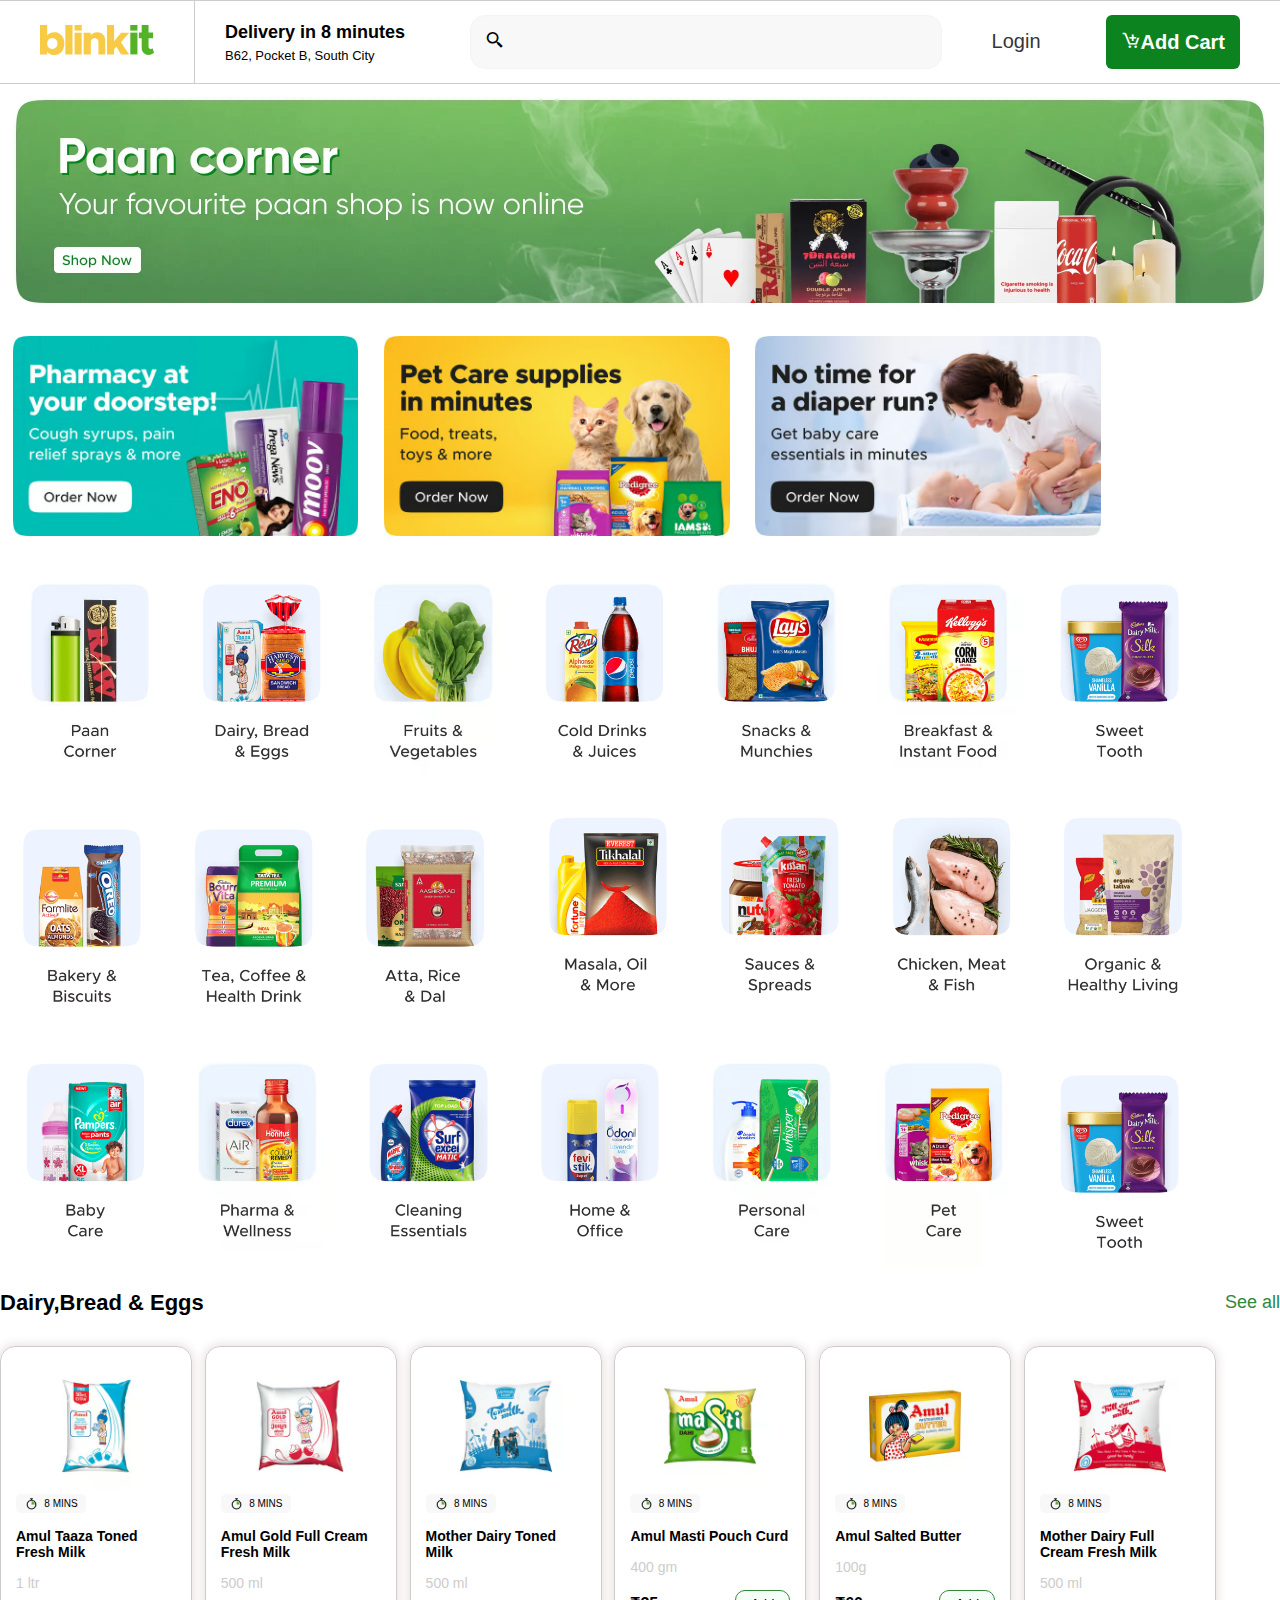
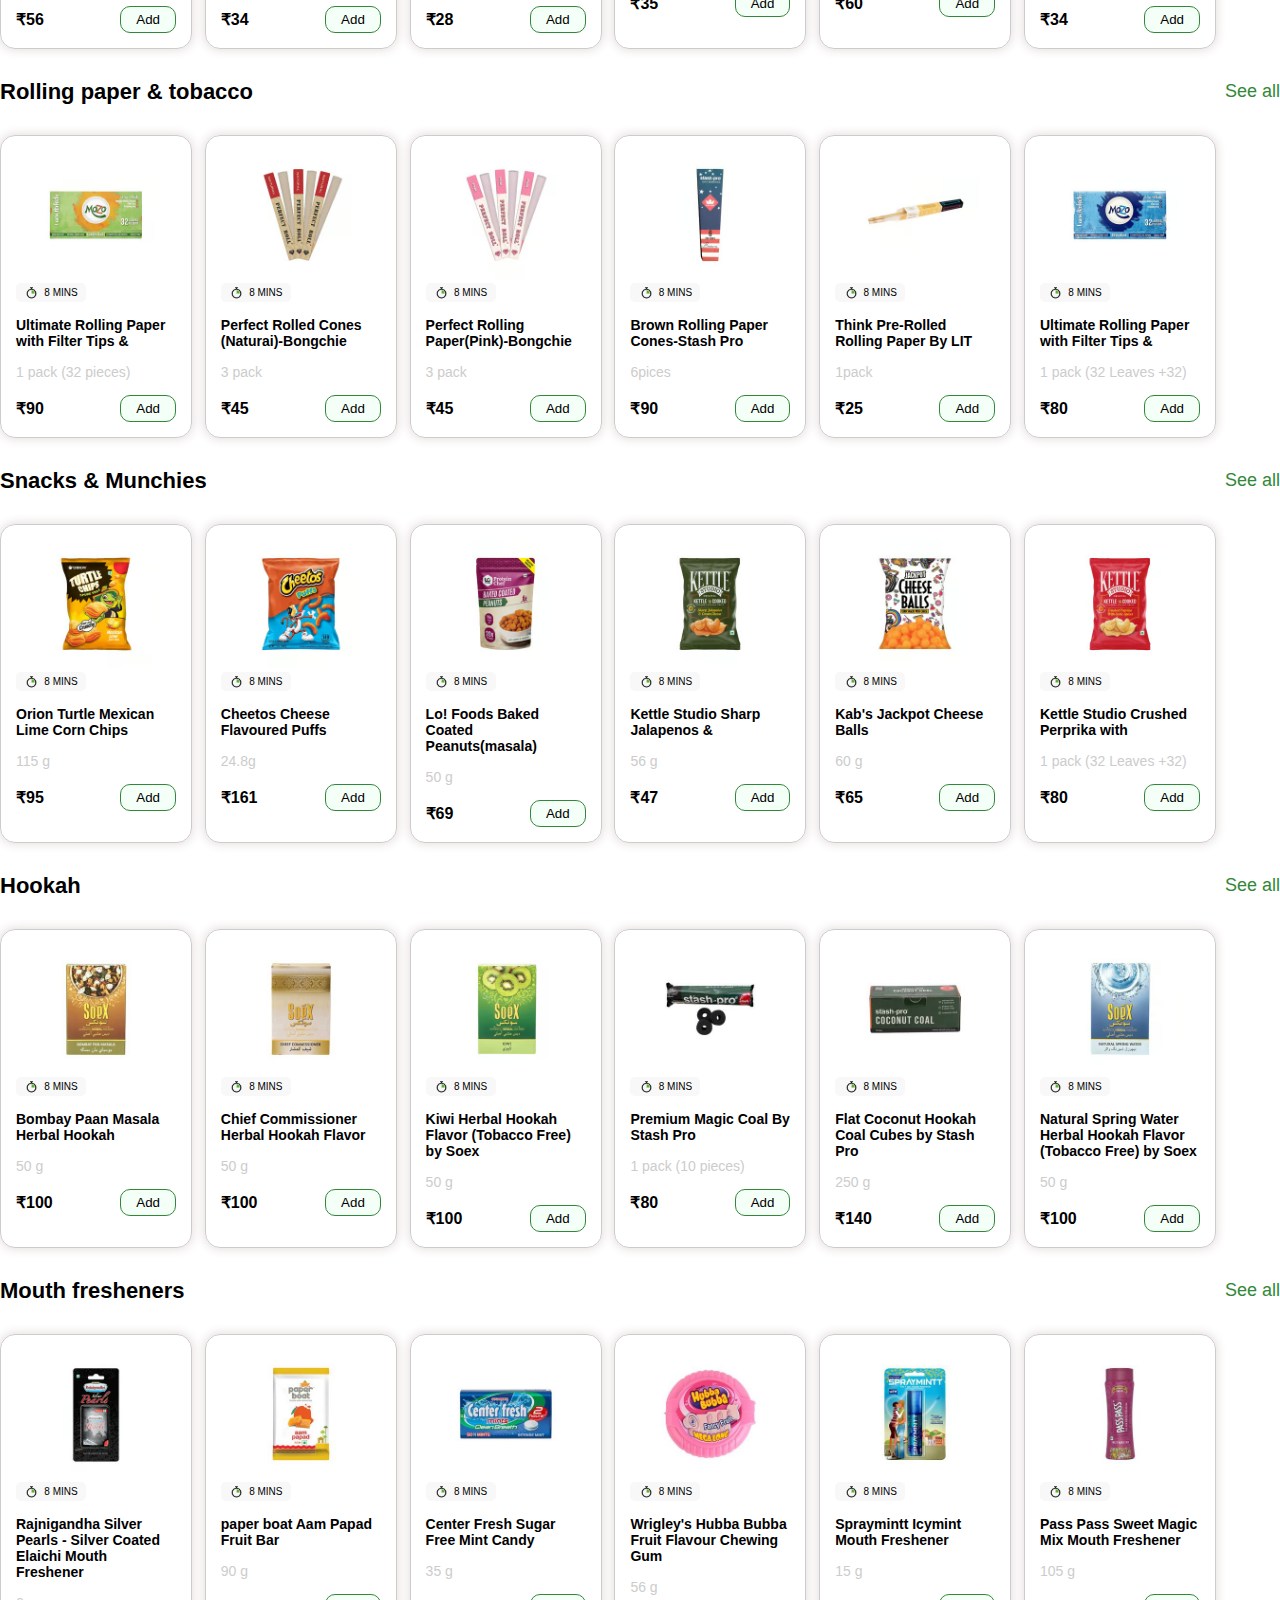
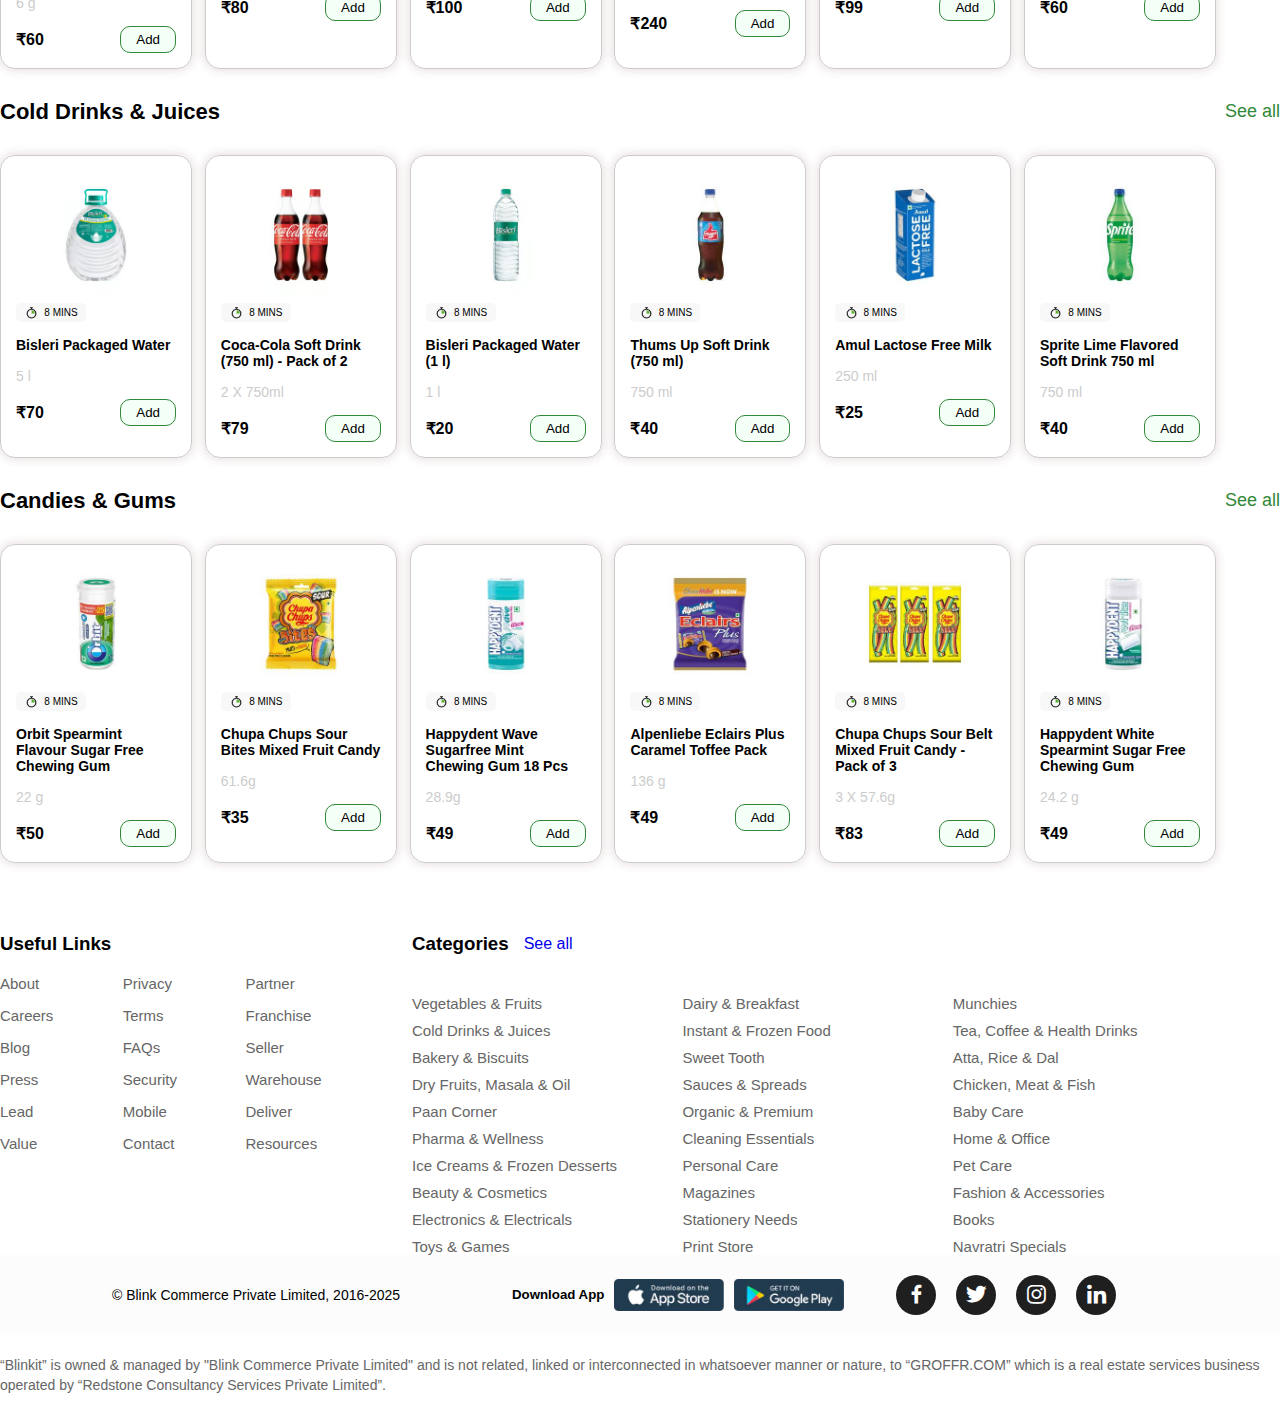
<file: index.html>
<!DOCTYPE html>
<html lang="en">
  <head>
    <meta charset="UTF-8" />
    <meta name="viewport" content="width=device-width, initial-scale=1.0" />
    <title>Document</title>
    <!-- <link rel="stylesheet" href="https://cdnjs.cloudflare.com/ajax/libs/font-awesome/6.7.2/css/all.min.css"/> -->
    <link
      href="https://unpkg.com/boxicons@2.1.4/css/boxicons.min.css"
      rel="stylesheet"
    />
    <link rel="stylesheet" href="./index.css" />
    <link rel="stylesheet" href="./responsive.css" />
  </head>
  <body>
    <header>
      <div class="leftDiv">
        <div class="logoAdd">
          <div class="logo">
            <a href="#">
              <img src="./image/logo.svg" alt="" />
            </a>
          </div>
          <div class="addresBox">
            <h3>Delivery in 8 minutes</h3>
            <p>B62, Pocket B, South City</p>
          </div>
        </div>
      </div>
      <form class="centerDiv">
        <button><i class="bx bx-search-alt-2"></i></button>
        <input type="text" />
      </form>
      <div class="rightDiv">
        <a href="#" id="loginBtn">Login</a>
        <a href="#"> <i class="bx bx-cart-add"></i>Add Cart</a>
      </div>
    </header>
    <div id="loginModal" class="modal">
      <div class="modal-content">
        <span class="close">&times;</span>
        <h2>Login</h2>
        <form>
          <div class="form-group">
            <label for="email">Email</label>
            <input type="email" id="email" placeholder="Enter your email" required />
          </div>
          <div class="form-group">
            <label for="password">Password</label>
            <input type="password" id="password" placeholder="Enter your password" required />
          </div>
          <button type="submit">Login</button>
        </form>
      </div>
    </div>
    <!-- Add the Banner Section -->
    <section class="bannerbox">
      <img src="./image/Group-33704.jpg" alt="" />
    </section>
    <!-- Add the Order Banner Section -->
    <div class="OrderBanner">
      <div class="orderImage">
        <img src="./image/threefirst.png" alt="" />
      </div>
      <div class="orderImage">
        <img src="./image/threetwo.png" alt="" />
      </div>
      <div class="orderImage">
        <img src="./image/threethree.png" alt="" />
      </div>
    </div>
    <section class="category">
      <div class="categoryItems">
        <img src="./image/paan-corner_web.png" alt="" />
      </div>
      <div class="categoryItems">
        <img src="./image/Slice-2_10.png" alt="" />
      </div>
      <div class="categoryItems">
        <img src="./image/Slice-3_9.png" alt="" />
      </div>
      <div class="categoryItems">
        <img src="./image/Slice-4_9.png" alt="" />
      </div>
      <div class="categoryItems">
        <img src="./image/Slice-5_4.png" alt="" />
      </div>
      <div class="categoryItems">
        <img src="./image/Slice-6_5.png" alt="" />
      </div>
      <div class="categoryItems">
        <img src="./image/Slice-7_3.png" alt="" />
      </div>
      <div class="categoryItems">
        <img src="./image/Slice-8_4.png" alt="" />
      </div>
      <div class="categoryItems">
        <img src="./image/Slice-9_3.png" alt="" />
      </div>
      <div class="categoryItems">
        <img src="./image/Slice-10.png" alt="" />
      </div>
      <div class="categoryItems">
        <img src="./image/Slice-11.png" alt="" />
      </div>
      <div class="categoryItems">
        <img src="./image/Slice-12.png" alt="" />
      </div>
      <div class="categoryItems">
        <img src="./image/Slice-13.png" alt="" />
      </div>
      <div class="categoryItems">
        <img src="./image/Slice-14.png" alt="" />
      </div>

      <div class="categoryItems">
        <img src="./image/Slice-15.png" alt="" />
      </div>
      <div class="categoryItems">
        <img src="./image/Slice-16.png" alt="" />
      </div>
      <div class="categoryItems">
        <img src="./image/Slice-17.png" alt="" />
      </div>
      <div class="categoryItems">
        <img src="./image/Slice-18.png" alt="" />
      </div>
      <div class="categoryItems">
        <img src="./image/Slice-19.png" alt="" />
      </div>
      <div class="categoryItems">
        <img src="./image/Slice-20.png" alt="" />
      </div>
      <div class="categoryItems">
        <img src="./image/Slice-7_3.png" alt="" />
      </div>
    </section>
    <div class="mySlider">
      <div class="headingRow">
        <h2>Dairy,Bread & Eggs</h2>
        <a href="#">See all</a>
      </div>
      <div class="productRow">
        <div class="productItems">
          <div class="productImage">
            <img
              src="./image/3ddcf321-04e9-4145-826f-553339b01ea2.png"
              width="80%"
              alt=""
            />
            <p><img src="./image/15-mins.png" width="15px" alt="" />8 MINS</p>
          </div>
          <div class="productContent">
            <h3>Amul Taaza Toned Fresh Milk</h3>
            <p>1 ltr</p>
            <div class="btnPrice">
              <b>&#8377;56</b>
              <button>Add</button>
            </div>
          </div>
        </div>
        <div class="productItems">
          <div class="productImage">
            <img
              src="./image/1c0db977-31ab-4d8e-abf3-d42e4a4b4632.png"
              width="80%"
              alt=""
            />
            <p><img src="./image/15-mins.png" width="15px" alt="" />8 MINS</p>
          </div>
          <div class="productContent">
            <h3>Amul Gold Full Cream Fresh Milk</h3>
            <p>500 ml</p>
            <div class="btnPrice">
              <b>&#8377;34</b>
              <button>Add</button>
            </div>
          </div>
        </div>

        <div class="productItems">
          <div class="productImage">
            <img
              src="./image/e3f63e12-631f-4193-9160-ea4ddcbd6c5c.png"
              width="80%"
              alt=""
            />
            <p><img src="./image/15-mins.png" width="15px" alt="" />8 MINS</p>
          </div>
          <div class="productContent">
            <h3>Mother Dairy Toned Milk</h3>
            <p>500 ml</p>
            <div class="btnPrice">
              <b>&#8377;28</b>
              <button>Add</button>
            </div>
          </div>
        </div>
        <div class="productItems">
          <div class="productImage">
            <img
              src="./image/6ae62ec2-3b13-4fff-b052-2ff3d4ef2d16.png"
              width="80%"
              alt=""
            />
            <p><img src="./image/15-mins.png" width="15px" alt="" />8 MINS</p>
          </div>
          <div class="productContent">
            <h3>Amul Masti Pouch Curd</h3>
            <p>400 gm</p>
            <div class="btnPrice">
              <b>&#8377;35</b>
              <button>Add</button>
            </div>
          </div>
        </div>
        <div class="productItems">
          <div class="productImage">
            <img
              src="./image/0be0d49a-4dae-408a-8786-afae1dd05cb1.png"
              width="80%"
              alt=""
            />
            <p><img src="./image/15-mins.png" width="15px" alt="" />8 MINS</p>
          </div>
          <div class="productContent">
            <h3>Amul Salted Butter</h3>
            <p>100g</p>
            <div class="btnPrice">
              <b>&#8377;60</b>
              <button>Add</button>
            </div>
          </div>
        </div>

        <div class="productItems">
          <div class="productImage">
            <img
              src="./image/8f6bfafc-ad44-422a-8e96-7e2d2994012a.png"
              width="80%"
              alt=""
            />
            <p><img src="./image/15-mins.png" width="15px" alt="" />8 MINS</p>
          </div>
          <div class="productContent">
            <h3>Mother Dairy Full Cream Fresh Milk</h3>
            <p>500 ml</p>
            <div class="btnPrice">
              <b>&#8377;34</b>
              <button>Add</button>
            </div>
          </div>
        </div>
      </div>
    </div>

    <div class="mySlider">
      <div class="headingRow">
        <h2>Rolling paper & tobacco</h2>
        <a href="#">See all</a>
      </div>
      <div class="productRow">
        <div class="productItems">
          <div class="productImage">
            <img src="./image/r1.png" width="80%" alt="" />
            <p><img src="./image/15-mins.png" width="15px" alt="" />8 MINS</p>
          </div>
          <div class="productContent">
            <h3>Ultimate Rolling Paper with Filter Tips &</h3>
            <p>1 pack (32 pieces)</p>
            <div class="btnPrice">
              <b>&#8377;90</b>
              <button>Add</button>
            </div>
          </div>
        </div>
        <div class="productItems">
          <div class="productImage">
            <img src="./image/r2.png" width="80%" alt="" />
            <p><img src="./image/15-mins.png" width="15px" alt="" />8 MINS</p>
          </div>
          <div class="productContent">
            <h3>Perfect Rolled Cones (Naturai)-Bongchie</h3>
            <p>3 pack</p>
            <div class="btnPrice">
              <b>&#8377;45</b>
              <button>Add</button>
            </div>
          </div>
        </div>

        <div class="productItems">
          <div class="productImage">
            <img src="./image/r3.png" width="80%" alt="" />
            <p><img src="./image/15-mins.png" width="15px" alt="" />8 MINS</p>
          </div>
          <div class="productContent">
            <h3>Perfect Rolling Paper(Pink)-Bongchie</h3>
            <p>3 pack</p>
            <div class="btnPrice">
              <b>&#8377;45</b>
              <button>Add</button>
            </div>
          </div>
        </div>
        <div class="productItems">
          <div class="productImage">
            <img src="./image/r4.png" width="80%" alt="" />
            <p><img src="./image/15-mins.png" width="15px" alt="" />8 MINS</p>
          </div>
          <div class="productContent">
            <h3>Brown Rolling Paper Cones-Stash Pro</h3>
            <p>6pices</p>
            <div class="btnPrice">
              <b>&#8377;90</b>
              <button>Add</button>
            </div>
          </div>
        </div>
        <div class="productItems">
          <div class="productImage">
            <img src="./image/r5.png" width="80%" alt="" />
            <p><img src="./image/15-mins.png" width="15px" alt="" />8 MINS</p>
          </div>
          <div class="productContent">
            <h3>Think Pre-Rolled Rolling Paper By LIT</h3>
            <p>1pack</p>
            <div class="btnPrice">
              <b>&#8377;25</b>
              <button>Add</button>
            </div>
          </div>
        </div>

        <div class="productItems">
          <div class="productImage">
            <img src="./image/r6.png" width="80%" alt="" />
            <p><img src="./image/15-mins.png" width="15px" alt="" />8 MINS</p>
          </div>
          <div class="productContent">
            <h3>Ultimate Rolling Paper with Filter Tips &</h3>
            <p>1 pack (32 Leaves +32)</p>
            <div class="btnPrice">
              <b>&#8377;80</b>
              <button>Add</button>
            </div>
          </div>
        </div>
      </div>
    </div>
    <div class="mySlider">
      <div class="headingRow">
        <h2>Snacks & Munchies</h2>
        <a href="#">See all</a>
      </div>
      <div class="productRow">
        <div class="productItems">
          <div class="productImage">
            <img src="./image/s1.png" width="80%" alt="" />
            <p><img src="./image/15-mins.png" width="15px" alt="" />8 MINS</p>
          </div>
          <div class="productContent">
            <h3>Orion Turtle Mexican Lime Corn Chips</h3>
            <p>115 g</p>
            <div class="btnPrice">
              <b>&#8377;95</b>
              <button>Add</button>
            </div>
          </div>
        </div>
        <div class="productItems">
          <div class="productImage">
            <img src="./image/s2.png" width="80%" alt="" />
            <p><img src="./image/15-mins.png" width="15px" alt="" />8 MINS</p>
          </div>
          <div class="productContent">
            <h3>Cheetos Cheese Flavoured Puffs</h3>
            <p>24.8g</p>
            <div class="btnPrice">
              <b>&#8377;161</b>
              <button>Add</button>
            </div>
          </div>
        </div>

        <div class="productItems">
          <div class="productImage">
            <img src="./image/s3.png" width="80%" alt="" />
            <p><img src="./image/15-mins.png" width="15px" alt="" />8 MINS</p>
          </div>
          <div class="productContent">
            <h3>Lo! Foods Baked Coated Peanuts(masala)</h3>
            <p>50 g</p>
            <div class="btnPrice">
              <b>&#8377;69</b>
              <button>Add</button>
            </div>
          </div>
        </div>
        <div class="productItems">
          <div class="productImage">
            <img src="./image/s4.png" width="80%" alt="" />
            <p><img src="./image/15-mins.png" width="15px" alt="" />8 MINS</p>
          </div>
          <div class="productContent">
            <h3>Kettle Studio Sharp Jalapenos &</h3>
            <p>56 g</p>
            <div class="btnPrice">
              <b>&#8377;47</b>
              <button>Add</button>
            </div>
          </div>
        </div>
        <div class="productItems">
          <div class="productImage">
            <img src="./image/s5.png" width="80%" alt="" />
            <p><img src="./image/15-mins.png" width="15px" alt="" />8 MINS</p>
          </div>
          <div class="productContent">
            <h3>Kab's Jackpot Cheese Balls</h3>
            <p>60 g</p>
            <div class="btnPrice">
              <b>&#8377;65</b>
              <button>Add</button>
            </div>
          </div>
        </div>

        <div class="productItems">
          <div class="productImage">
            <img src="./image/s6.png" width="80%" alt="" />
            <p><img src="./image/15-mins.png" width="15px" alt="" />8 MINS</p>
          </div>
          <div class="productContent">
            <h3>Kettle Studio Crushed Perprika with</h3>
            <p>1 pack (32 Leaves +32)</p>
            <div class="btnPrice">
              <b>&#8377;80</b>
              <button>Add</button>
            </div>
          </div>
        </div>
      </div>
    </div>

    <div class="mySlider">
      <div class="headingRow">
        <h2>Hookah</h2>
        <a href="#">See all</a>
      </div>
      <div class="productRow">
        <div class="productItems">
          <div class="productImage">
            <img src="./image/h1.png" width="80%" alt="" />
            <p><img src="./image/15-mins.png" width="15px" alt="" />8 MINS</p>
          </div>
          <div class="productContent">
            <h3>Bombay Paan Masala Herbal Hookah</h3>
            <p>50 g</p>
            <div class="btnPrice">
              <b>&#8377;100</b>
              <button>Add</button>
            </div>
          </div>
        </div>
        <div class="productItems">
          <div class="productImage">
            <img src="./image/h2.png" width="80%" alt="" />
            <p><img src="./image/15-mins.png" width="15px" alt="" />8 MINS</p>
          </div>
          <div class="productContent">
            <h3>Chief Commissioner Herbal Hookah Flavor</h3>
            <p>50 g</p>
            <div class="btnPrice">
              <b>&#8377;100</b>
              <button>Add</button>
            </div>
          </div>
        </div>

        <div class="productItems">
          <div class="productImage">
            <img src="./image/h3.png" width="80%" alt="" />
            <p><img src="./image/15-mins.png" width="15px" alt="" />8 MINS</p>
          </div>
          <div class="productContent">
            <h3>Kiwi Herbal Hookah Flavor (Tobacco Free) by Soex</h3>
            <p>50 g</p>
            <div class="btnPrice">
              <b>&#8377;100</b>
              <button>Add</button>
            </div>
          </div>
        </div>
        <div class="productItems">
          <div class="productImage">
            <img src="./image/h4.png" width="80%" alt="" />
            <p><img src="./image/15-mins.png" width="15px" alt="" />8 MINS</p>
          </div>
          <div class="productContent">
            <h3>Premium Magic Coal By Stash Pro</h3>
            <p>1 pack (10 pieces)</p>
            <div class="btnPrice">
              <b>&#8377;80</b>
              <button>Add</button>
            </div>
          </div>
        </div>
        <div class="productItems">
          <div class="productImage">
            <img src="./image/h5.png" width="80%" alt="" />
            <p><img src="./image/15-mins.png" width="15px" alt="" />8 MINS</p>
          </div>
          <div class="productContent">
            <h3>Flat Coconut Hookah Coal Cubes by Stash Pro</h3>
            <p>250 g</p>
            <div class="btnPrice">
              <b>&#8377;140</b>
              <button>Add</button>
            </div>
          </div>
        </div>

        <div class="productItems">
          <div class="productImage">
            <img src="./image/h6.png" width="80%" alt="" />
            <p><img src="./image/15-mins.png" width="15px" alt="" />8 MINS</p>
          </div>
          <div class="productContent">
            <h3>
              Natural Spring Water Herbal Hookah Flavor (Tobacco Free) by Soex
            </h3>
            <p>50 g</p>
            <div class="btnPrice">
              <b>&#8377;100</b>
              <button>Add</button>
            </div>
          </div>
        </div>
      </div>
    </div>

    <div class="mySlider">
      <div class="headingRow">
        <h2>Mouth fresheners</h2>
        <a href="#">See all</a>
      </div>
      <div class="productRow">
        <div class="productItems">
          <div class="productImage">
            <img src="./image/m1.png" width="80%" alt="" />
            <p><img src="./image/15-mins.png" width="15px" alt="" />8 MINS</p>
          </div>
          <div class="productContent">
            <h3>
              Rajnigandha Silver Pearls - Silver Coated Elaichi Mouth Freshener
            </h3>
            <p>6 g</p>
            <div class="btnPrice">
              <b>&#8377;60</b>
              <button>Add</button>
            </div>
          </div>
        </div>
        <div class="productItems">
          <div class="productImage">
            <img src="./image/m2.png" width="80%" alt="" />
            <p><img src="./image/15-mins.png" width="15px" alt="" />8 MINS</p>
          </div>
          <div class="productContent">
            <h3>paper boat Aam Papad Fruit Bar</h3>
            <p>90 g</p>
            <div class="btnPrice">
              <b>&#8377;80</b>
              <button>Add</button>
            </div>
          </div>
        </div>

        <div class="productItems">
          <div class="productImage">
            <img src="./image/m3.png" width="80%" alt="" />
            <p><img src="./image/15-mins.png" width="15px" alt="" />8 MINS</p>
          </div>
          <div class="productContent">
            <h3>Center Fresh Sugar Free Mint Candy</h3>
            <p>35 g</p>
            <div class="btnPrice">
              <b>&#8377;100</b>
              <button>Add</button>
            </div>
          </div>
        </div>
        <div class="productItems">
          <div class="productImage">
            <img src="./image/m4.png" width="80%" alt="" />
            <p><img src="./image/15-mins.png" width="15px" alt="" />8 MINS</p>
          </div>
          <div class="productContent">
            <h3>Wrigley's Hubba Bubba Fruit Flavour Chewing Gum</h3>
            <p>56 g</p>
            <div class="btnPrice">
              <b>&#8377;240</b>
              <button>Add</button>
            </div>
          </div>
        </div>
        <div class="productItems">
          <div class="productImage">
            <img src="./image/m5.png" width="80%" alt="" />
            <p><img src="./image/15-mins.png" width="15px" alt="" />8 MINS</p>
          </div>
          <div class="productContent">
            <h3>Spraymintt Icymint Mouth Freshener</h3>
            <p>15 g</p>
            <div class="btnPrice">
              <b>&#8377;99</b>
              <button>Add</button>
            </div>
          </div>
        </div>

        <div class="productItems">
          <div class="productImage">
            <img src="./image/m6.png" width="80%" alt="" />
            <p><img src="./image/15-mins.png" width="15px" alt="" />8 MINS</p>
          </div>
          <div class="productContent">
            <h3>Pass Pass Sweet Magic Mix Mouth Freshener</h3>
            <p>105 g</p>
            <div class="btnPrice">
              <b>&#8377;60</b>
              <button>Add</button>
            </div>
          </div>
        </div>
      </div>
    </div>
    <div class="mySlider">
      <div class="headingRow">
        <h2>Cold Drinks & Juices</h2>
        <a href="#">See all</a>
      </div>
      <div class="productRow">
        <div class="productItems">
          <div class="productImage">
            <img src="./image/c1.png" width="80%" alt="" />
            <p><img src="./image/15-mins.png" width="15px" alt="" />8 MINS</p>
          </div>
          <div class="productContent">
            <h3>Bisleri Packaged Water</h3>
            <p>5 l</p>
            <div class="btnPrice">
              <b>&#8377;70</b>
              <button>Add</button>
            </div>
          </div>
        </div>
        <div class="productItems">
          <div class="productImage">
            <img src="./image/c2.png" width="80%" alt="" />
            <p><img src="./image/15-mins.png" width="15px" alt="" />8 MINS</p>
          </div>
          <div class="productContent">
            <h3>Coca-Cola Soft Drink (750 ml) - Pack of 2</h3>
            <p>2 X 750ml</p>
            <div class="btnPrice">
              <b>&#8377;79</b>
              <button>Add</button>
            </div>
          </div>
        </div>

        <div class="productItems">
          <div class="productImage">
            <img src="./image/c3.png" width="80%" alt="" />
            <p><img src="./image/15-mins.png" width="15px" alt="" />8 MINS</p>
          </div>
          <div class="productContent">
            <h3>Bisleri Packaged Water (1 l)</h3>
            <p>1 l</p>
            <div class="btnPrice">
              <b>&#8377;20</b>
              <button>Add</button>
            </div>
          </div>
        </div>
        <div class="productItems">
          <div class="productImage">
            <img src="./image/c4.png" width="80%" alt="" />
            <p><img src="./image/15-mins.png" width="15px" alt="" />8 MINS</p>
          </div>
          <div class="productContent">
            <h3>Thums Up Soft Drink (750 ml)</h3>
            <p>750 ml</p>
            <div class="btnPrice">
              <b>&#8377;40</b>
              <button>Add</button>
            </div>
          </div>
        </div>
        <div class="productItems">
          <div class="productImage">
            <img src="./image/c5.png" width="80%" alt="" />
            <p><img src="./image/15-mins.png" width="15px" alt="" />8 MINS</p>
          </div>
          <div class="productContent">
            <h3>Amul Lactose Free Milk</h3>
            <p>250 ml</p>
            <div class="btnPrice">
              <b>&#8377;25</b>
              <button>Add</button>
            </div>
          </div>
        </div>

        <div class="productItems">
          <div class="productImage">
            <img src="./image/c6.png" width="80%" alt="" />
            <p><img src="./image/15-mins.png" width="15px" alt="" />8 MINS</p>
          </div>
          <div class="productContent">
            <h3>Sprite Lime Flavored Soft Drink 750 ml</h3>
            <p>750 ml</p>
            <div class="btnPrice">
              <b>&#8377;40</b>
              <button>Add</button>
            </div>
          </div>
        </div>
      </div>
    </div>
    <div class="mySlider">
      <div class="headingRow">
        <h2>Candies & Gums</h2>
        <a href="#">See all</a>
      </div>
      <div class="productRow">
        <div class="productItems">
          <div class="productImage">
            <img src="./image/cg.png" width="80%" alt="" />
            <p><img src="./image/15-mins.png" width="15px" alt="" />8 MINS</p>
          </div>
          <div class="productContent">
            <h3>Orbit Spearmint Flavour Sugar Free Chewing Gum</h3>
            <p>22 g</p>
            <div class="btnPrice">
              <b>&#8377;50</b>
              <button>Add</button>
            </div>
          </div>
        </div>
        <div class="productItems">
          <div class="productImage">
            <img src="./image/cg2.png" width="80%" alt="" />
            <p><img src="./image/15-mins.png" width="15px" alt="" />8 MINS</p>
          </div>
          <div class="productContent">
            <h3>Chupa Chups Sour Bites Mixed Fruit Candy</h3>
            <p>61.6g</p>
            <div class="btnPrice">
              <b>&#8377;35</b>
              <button>Add</button>
            </div>
          </div>
        </div>

        <div class="productItems">
          <div class="productImage">
            <img src="./image/cg3.png" width="80%" alt="" />
            <p><img src="./image/15-mins.png" width="15px" alt="" />8 MINS</p>
          </div>
          <div class="productContent">
            <h3>Happydent Wave Sugarfree Mint Chewing Gum 18 Pcs</h3>
            <p>28.9g</p>
            <div class="btnPrice">
              <b>&#8377;49</b>
              <button>Add</button>
            </div>
          </div>
        </div>
        <div class="productItems">
          <div class="productImage">
            <img src="./image/cg.4.png" width="80%" alt="" />
            <p><img src="./image/15-mins.png" width="15px" alt="" />8 MINS</p>
          </div>
          <div class="productContent">
            <h3>Alpenliebe Eclairs Plus Caramel Toffee Pack</h3>
            <p>136 g</p>
            <div class="btnPrice">
              <b>&#8377;49</b>
              <button>Add</button>
            </div>
          </div>
        </div>
        <div class="productItems">
          <div class="productImage">
            <img src="./image/cg5.png" width="80%" alt="" />
            <p><img src="./image/15-mins.png" width="15px" alt="" />8 MINS</p>
          </div>
          <div class="productContent">
            <h3>Chupa Chups Sour Belt Mixed Fruit Candy - Pack of 3</h3>
            <p>3 X 57.6g</p>
            <div class="btnPrice">
              <b>&#8377;83</b>
              <button>Add</button>
            </div>
          </div>
        </div>

        <div class="productItems">
          <div class="productImage">
            <img src="./image/cg6.png" width="80%" alt="" />
            <p><img src="./image/15-mins.png" width="15px" alt="" />8 MINS</p>
          </div>
          <div class="productContent">
            <h3>Happydent White Spearmint Sugar Free Chewing Gum</h3>
            <p>24.2 g</p>
            <div class="btnPrice">
              <b>&#8377;49</b>
              <button>Add</button>
            </div>
          </div>
        </div>
      </div>
    </div>

    <footer>
      <div class="footer_inner">
        <div class="footer_inner_row1">
          <div class="footer_left_part">
            <h3>Useful Links</h3>
            <div class="useFullLink">
              <ul>
                <li><a href="#">About</a></li>
                <li><a href="#">Careers</a></li>
                <li><a href="#">Blog</a></li>
                <li><a href="#">Press</a></li>
                <li><a href="#">Lead</a></li>
                <li><a href="#">Value</a></li>
              </ul>
              <ul>
                <li><a href="#">Privacy</a></li>
                <li><a href="#">Terms</a></li>
                <li><a href="#">FAQs</a></li>
                <li><a href="#">Security</a></li>
                <li><a href="#">Mobile</a></li>
                <li><a href="#">Contact</a></li>
              </ul>
              <ul>
                <li><a href="#">Partner</a></li>
                <li><a href="#">Franchise</a></li>
                <li><a href="#">Seller</a></li>
                <li><a href="#">Warehouse</a></li>
                <li><a href="#">Deliver</a></li>
                <li><a href="#">Resources</a></li>
              </ul>
            </div>
          </div>
          <div class="footer_right_part">
            <div class="footer_heading">
              <h3>Categories</h3>
              <a href="#">See all</a>
            </div>

            <ul class="FooterLinks__List">
              <li>
                <a href="/cn/fresh-vegetables/cid/1487/1489"
                  >Vegetables &amp; Fruits</a
                >
              </li>
              <li>
                <a href="/cn/milk/cid/14/922">Dairy &amp; Breakfast</a>
              </li>
              <li>
                <a href="/cn/chips-crisps/cid/1237/940">Munchies</a>
              </li>
              <li>
                <a href="/cn/beverages-gift-packs/cid/332/1323"
                  >Cold Drinks &amp; Juices</a
                >
              </li>
              <li>
                <a href="/cn/noodles/cid/15/962">Instant &amp; Frozen Food</a>
              </li>
              <li>
                <a href="/cn/tea/cid/12/957">Tea, Coffee &amp; Health Drinks</a>
              </li>
              <li>
                <a href="/cn/biscuit-gift-pack/cid/888/2380"
                  >Bakery &amp; Biscuits</a
                >
              </li>
              <li>
                <a href="/cn/indian-sweets/cid/9/943">Sweet Tooth</a>
              </li>
              <li>
                <a href="/cn/atta/cid/16/1165">Atta, Rice &amp; Dal</a>
              </li>
              <li>
                <a href="/cn/oil/cid/1557/917">Dry Fruits, Masala &amp; Oil</a>
              </li>
              <li>
                <a href="/cn/tomato-chilli-ketchup/cid/972/277"
                  >Sauces &amp; Spreads</a
                >
              </li>
              <li>
                <a href="/cn/fresh-meat/cid/4/1201">Chicken, Meat &amp; Fish</a>
              </li>
              <li>
                <a href="/cn/cigarettes/cid/229/1948">Paan Corner</a>
              </li>
              <li>
                <a href="/cn/oil-ghee/cid/175/799">Organic &amp; Premium</a>
              </li>
              <li>
                <a href="/cn/diapers-more/cid/7/1000">Baby Care</a>
              </li>
              <li>
                <a href="/cn/sexual-wellness/cid/287/741"
                  >Pharma &amp; Wellness</a
                >
              </li>
              <li>
                <a href="/cn/fresheners/cid/18/1085">Cleaning Essentials</a>
              </li>
              <li>
                <a href="/cn/kitchen-dining-needs/cid/1379/1052"
                  >Home &amp; Office</a
                >
              </li>
              <li>
                <a href="/cn/sticks/cid/1969/263"
                  >Ice Creams &amp; Frozen Desserts</a
                >
              </li>
              <li>
                <a href="/cn/face-body-moisturizers/cid/163/690"
                  >Personal Care</a
                >
              </li>
              <li>
                <a href="/cn/accessories-other-supplies/cid/5/3609">Pet Care</a>
              </li>
              <li>
                <a href="/cn/body-skin-care/cid/13/206"
                  >Beauty &amp; Cosmetics</a
                >
              </li>
              <li>
                <a href="/cn/current-affairs-business/cid/851/1015"
                  >Magazines</a
                >
              </li>
              <li>
                <a href="/cn/bags/cid/5305/120">Fashion &amp; Accessories</a>
              </li>
              <li>
                <a href="/cn/appliances/cid/5159/1886"
                  >Electronics &amp; Electricals</a
                >
              </li>
              <li>
                <a href="/cn/arts-crafts/cid/5515/5516">Stationery Needs</a>
              </li>
              <li>
                <a href="/cn/childrens-books/cid/1559/273">Books</a>
              </li>
              <li>
                <a href="/cn/action-figures/cid/675/397">Toys &amp; Games</a>
              </li>
              <li>
                <a href="/print">Print Store</a>
              </li>
              <li>
                <a
                  href="/dc/navratri-specials?collection_uuid=OTg3NjU0MzIxMjM0NTM0NTY="
                  >Navratri Specials</a
                >
              </li>
            </ul>
          </div>
        </div>
        <div class="footer_inner_row2">
            <p>© Blink Commerce Private Limited, 2016-2025</p>
            <div class="AppIcon">
                <h5>Download App</h5>
                <img src="./image/AppleStore.png" width="110px" alt="">
                <img src="./image/googleplay.png" width="110px" alt="">
            </div>
            <div class="socialIcon">
                <i class='bx bxl-facebook' ></i>
                <i class='bx bxl-twitter'></i>
                <i class='bx bxl-instagram'></i>
                <i class='bx bxl-linkedin' ></i>
                
            
            </div>
        </div>
        <div class="footer_inner_row3">
          <p>
            “Blinkit” is owned & managed by "Blink Commerce Private Limited" and
            is not related, linked or interconnected in whatsoever manner or
            nature, to “GROFFR.COM” which is a real estate services business
            operated by “Redstone Consultancy Services Private Limited”.
          </p>
        </div>
      </div>
    </footer>
    <script src="./index.js"></script>
  </body>
</html>
</file>
<file: index.css>
*{
    margin: 0;
    padding: 0;
    box-sizing: border-box;
    font-family: sans-serif;
    text-decoration: none;

}

header{
    display: flex;
    border-top: 1px solid #ccc;
    border-bottom: 1px solid #ccc;
    align-items: center;
    gap: 35px;
}

.logoAdd{
    display: flex;
    align-items: center;
}

.logo{
    padding: 24px 30px;
    border-right: 1px solid #ccc;
}
.addresBox{
    padding: 20px 30px;
}
.addresBox h3{
    color: rgb(0, 0,0);
    margin-bottom: 5px;
    font-size: 18px;
    font-weight: 800;
}

.addresBox p{
    font-size: 13px;
    font-weight: 400;
}

.centerDiv{
    flex-grow: 1;
    border: 1px solid #f4f4f4;
    display: flex;
    background-color: #f8f8f8;
    border-radius: 15px;
    align-items: center;
}

.centerDiv input{
    flex-grow: 1;
    border: none;
    background-color: transparent;
    padding: 14px;
}
.centerDiv input:focus{
    outline: none;
}
.centerDiv button{
 border: none;
 background-color: transparent;
 padding: 14px;
 font-size: 20px;
}
.rightDiv{
   margin-right: 40px;
    display: flex;
    gap: 50px;
}
.rightDiv a{
    text-decoration: none;
    padding: 15px;
    /* border: 1px solid #000; */
    font-size: 20px;
    font-weight: 400;
    color: rgb(54, 54, 54);
    
}
.rightDiv a:last-child{
    background-color: #0c831f;
   border-radius: 6px;
    color: #fff;
    font-weight: bold;
}
.modal {
    display: none;
    position: fixed;
    top: 0;
    left: 0;
    width: 100%;
    height: 100%;
    background-color: rgba(0, 0, 0, 0.5);
    justify-content: center;
    align-items: center;
  }
  .modal-content {
    background: white;
    padding: 20px;
    width: 90%;
    max-width: 400px;
    border-radius: 8px;
    box-shadow: 0 4px 6px rgba(0, 0, 0, 0.1);
  }
  .modal-content h2 {
    margin: 0 0 20px;
  }
  .form-group {
    margin-bottom: 15px;
  }
  .form-group label {
    display: block;
    margin-bottom: 5px;
    font-size: 14px;
  }
  .form-group input {
    width: 100%;
    padding: 8px;
    border: 1px solid #ddd;
    border-radius: 4px;
  }
  button[type="submit"] {
    width: 100%;
    padding: 10px;
    background-color: #007bff;
    color: white;
    border: none;
    border-radius: 4px;
    cursor: pointer;
  }
  button[type="submit"]:hover {
    background-color: #0056b3;
  }
  .close {
    position: absolute;
    top: 10px;
    right: 10px;
    font-size: 18px;
    cursor: pointer;
  }


.bannerbox{
    max-width: 1280px;
    margin:  auto;

}
.bannerbox img{
    width: 100%;
}

.OrderBanner{
    max-width: 1280px;
    margin:  auto;
    display: flex;

     
}
.orderImage{
    flex-basis: 27%;
    margin: 1%;
}
.orderImage img{
    width: 100%;
}

.category{
    max-width: 1280px;
    margin:  auto;
    display: flex; 
    flex-wrap: wrap; 
}
.categoryItems{
    flex-basis: 11.5%;
    margin: 1%;
    /* border: 1px solid #000; */
}
.categoryItems img{
    width: 100%;
}

.mySlider{
    max-width: 1280px;
    margin: auto;
    /* gap: 10px; */
}
.headingRow{
    display: flex;
    align-items: center;
    justify-content: space-between;
}

.headingRow h2{
    font-size: 22px;
}
.headingRow a{
    color: #328839;
    font-size: 18px;
}

.productRow{
    width: 100%;
    display: flex;
    flex-wrap: wrap;
    margin: 30px 0;
    gap: 1%;
}
.productItems{
    flex-basis: 15%;
    /* background-color: red; */
    box-shadow: 0px 0px 10px 2px #eae2e2;
    border-radius: 15px;
    border: 1px solid #ccc;

}
.productImage{
    text-align: center;
    /* border: 1px solid #000; */
    /* display: block; */
    padding: 15px;
}
.productImage p{
    display: flex;
    padding: 2px;
    gap: 5px;
    align-items: center;
    justify-content: center;
    width: 70px;
    border-radius: 5px;
    background-color: #f8f8f8;
    text-align: left;
    font-size: 10px;
}

.productContent{
    padding: 15px;
    padding-top: 0px;
}
.productContent h3{
    font-size: 14px;
    margin-bottom: 15px;
}

.productContent p{
    font-size: 14px;
    /* margin-bottom: 15px; */
    color: #ccc;
}

.btnPrice{
    display: flex;
    justify-content: space-between;
    margin-top: 15px;
    align-items: center;
}
.btnPrice button{
    background-color: #f4fff8;
    padding: 5px 15px;
    border: 1px solid #328839;
    /* outline: none; */
    border-radius: 10px;
}

footer{
    padding: 40px 0px 0px 0px ;
}

.footer_inner{
    max-width: 1280px;
    margin: auto;
    /* height: 100px; */
}
.footer_inner_row1{
    /* background-color: red; */
    width: 100%;
    display: flex;
    gap: 40px;
    
}

.footer_left_part{
    flex: 30%;
    /* background-color: red; */
}

.footer_left_part h3{
  margin-bottom: 20px;
}
.footer_right_part{
    flex-basis: 70%;
   
}

.useFullLink{
    display: flex;
   
}
.useFullLink ul{
    flex-basis: 33%;
    /* border: 1px solid #000; */
    list-style: none;
}

.useFullLink ul li a{
    margin-bottom: 15px;
    font-size: 15px;
    display: block;
    color: rgb(102, 102, 102);
}
.footer_heading{
    display: flex;
    align-items: center;
    margin-bottom: 30px;
    gap: 15px;

}

.FooterLinks__List{
    display: flex;
    flex-wrap: wrap;
    margin-top: 40px;
    list-style: none;
    gap: 10px;
}

.FooterLinks__List li{
    flex-basis: 30%;
}

.FooterLinks__List li a{
    /* margin-bottom: 15px; */
    font-size: 15px;
    display: block;
    color: rgb(102, 102, 102); 
}
.footer_inner_row3{
    color: rgb(102, 102, 102); 
padding: 20px 0;
font-size: 14px;
line-height: 20px;
}

.footer_inner_row2{
    background-color: #fcfcfc;
    width: 100%;
    padding: 20px 0px;
    display: flex;
    align-items: center;
}

.footer_inner_row2 p{
    flex-basis: 40%;
    text-align: center;
    font-size: 14px;
}

.AppIcon{
    flex-basis: 30%;
    display: flex;
    align-items: center;
   gap: 10px;
}

.socialIcon{
    display: flex;
    gap: 20px;
   
}
.socialIcon i{
    width: 40px;
    height: 40px;
    background-color: #1f1f1f;
    color: #fff;
    display: flex;
    align-items: center;
    justify-content: center;
    border-radius: 50%;
    font-size: 25px;
}
</file>
<file: responsive.css>
@media only screen and (min-width:200px) and (max-width:575px){
    /* body{
        background-color: red;
    } */
    header{
        flex-direction: column;
        align-items: stretch;
        padding: 10px;
        gap: 20px;
    }
    .logo{
        padding: 10px;
    }
    .addresBox{
        padding:10px;
    }
    .addresBox p{
        font-size: 11px;
    }
    .addresBox h3{
        font-size: 16px;
    }
    .leftDiv{
        align-items: center;
    }
    .centerDiv button{
        padding: 9px;
    }
    .rightDiv{
        position: fixed;
        margin-right: 0;
        bottom: 0;
        justify-content: center;
        width: 100%;
        background-color: #fff;
    }
    .bannerbox{
        display: none;
    }
    .OrderBanner{
        flex-direction: column;
        padding: 15px;
    }
    .categoryItems{
        flex-basis: 25%;
        

        /* margin: 1%; */
        /* border: 1px solid #000; */
    }
    .category{
        justify-content: space-around;
    }

    .productItems{
        flex-basis: 49%;
       margin-bottom: 10px;
      
    }
    .mySlider{
        padding: 0px 10px;
    }
    .footer_inner_row1{
        flex-direction: column;
        padding: 20px;
    }
    .footer{
        padding-top: 0px;
    }
    .useFullLink  .hello{
        /* flex-direction: column; */
        flex-basis: 48%;
    }

    .FooterLinks__List li{
        flex-basis: 48%;
    }
    /* .FooterLinks__List li a{
        margin-bottom: 10px;
      
    } */

    .footer_inner_row3{
        padding: 0px 20px;
    }
    .footer_inner_row2{
        flex-direction: column;
        gap: 20px;
    }
 
   
  
}


@media only screen and (min-width:576px) and (max-width:991px){
    /* body{
        background-color: green;
    } */
header{
    flex-direction: column;
    
}
.centerDiv{
    width: 90%;
}
.categoryItems{
    flex-basis: 22.5%;
    
}
.category{
   
    justify-content:center;
    align-items: center;
}
.productRow{
    justify-content:space-around;
}
.productItems{
  flex-basis: 28%;
  margin: 1%;
}


.footer_inner_row1{
    flex-direction: column;
    padding: 2%;
}
.footer_inner_row2{
    flex-direction: column;
    gap: 20px;
}

.footer_inner_row3{
    padding: 20px;
    text-align: center;
}

}
</file>
